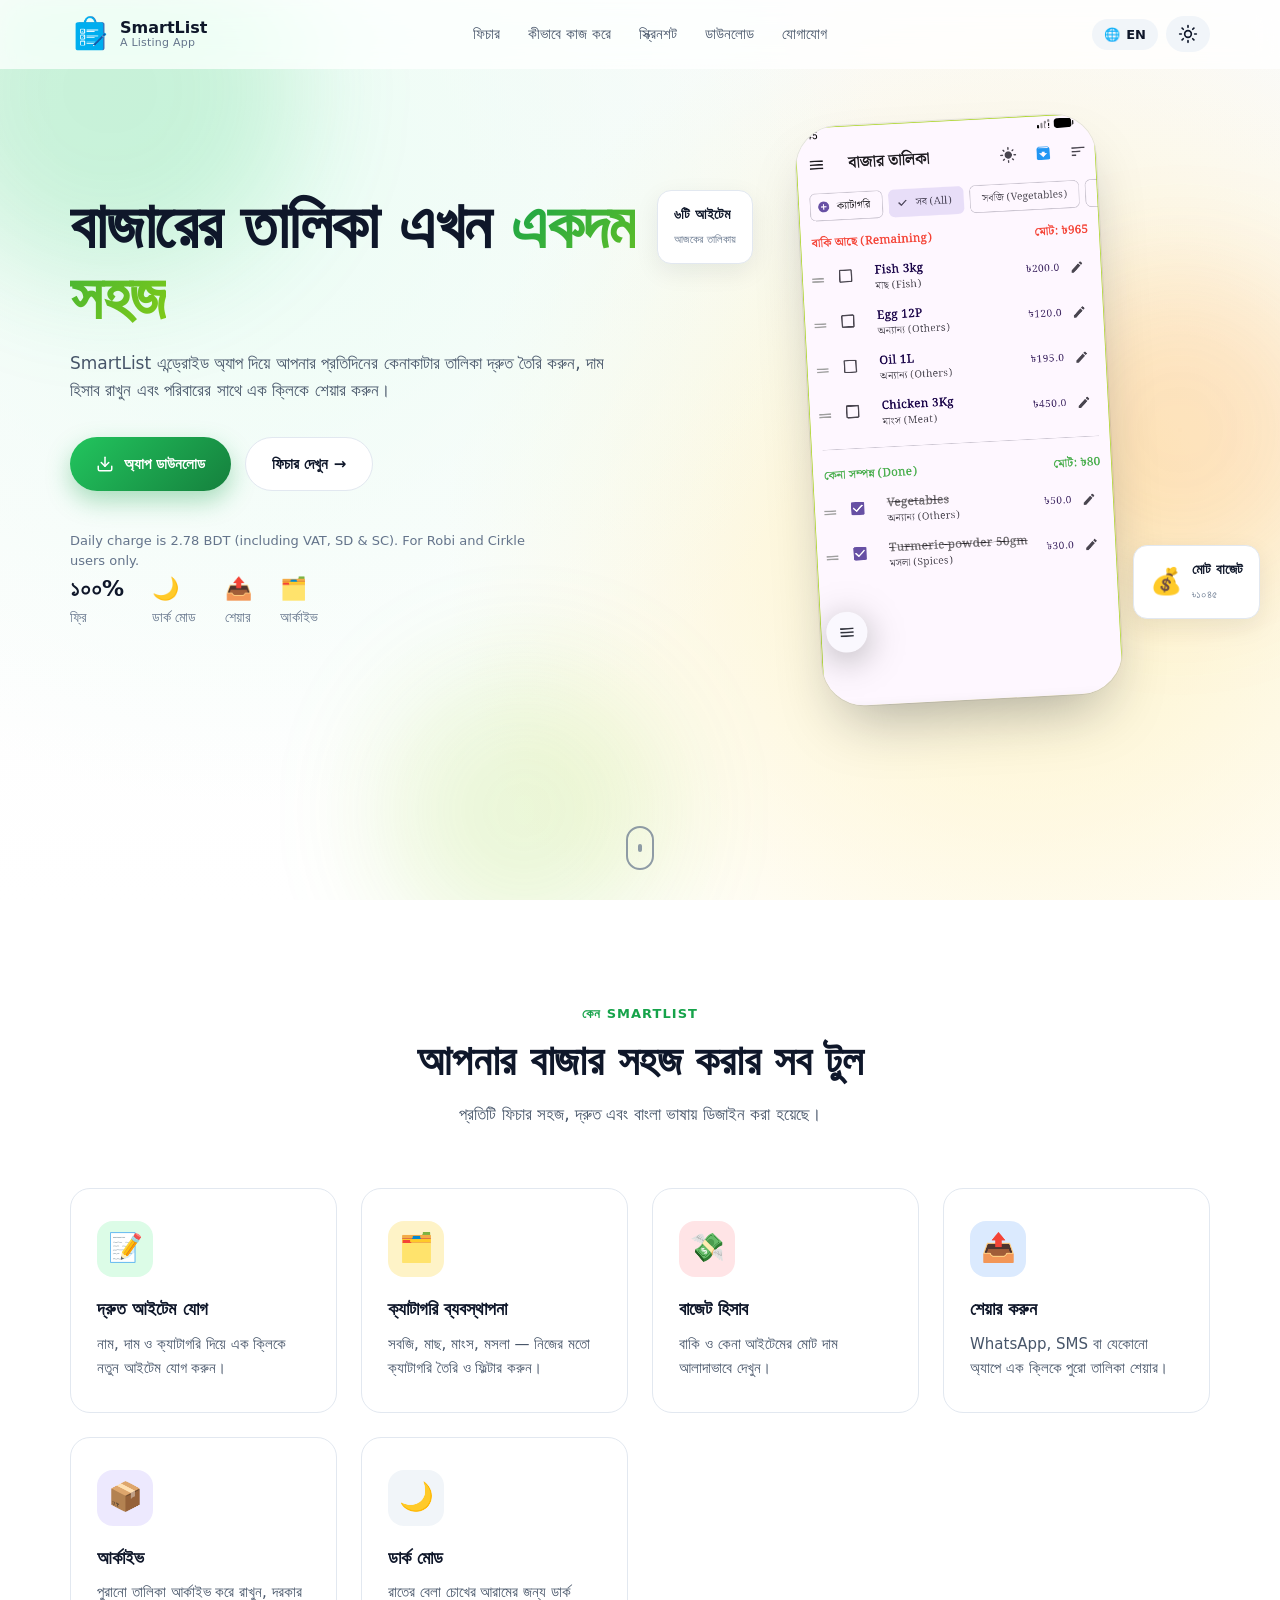
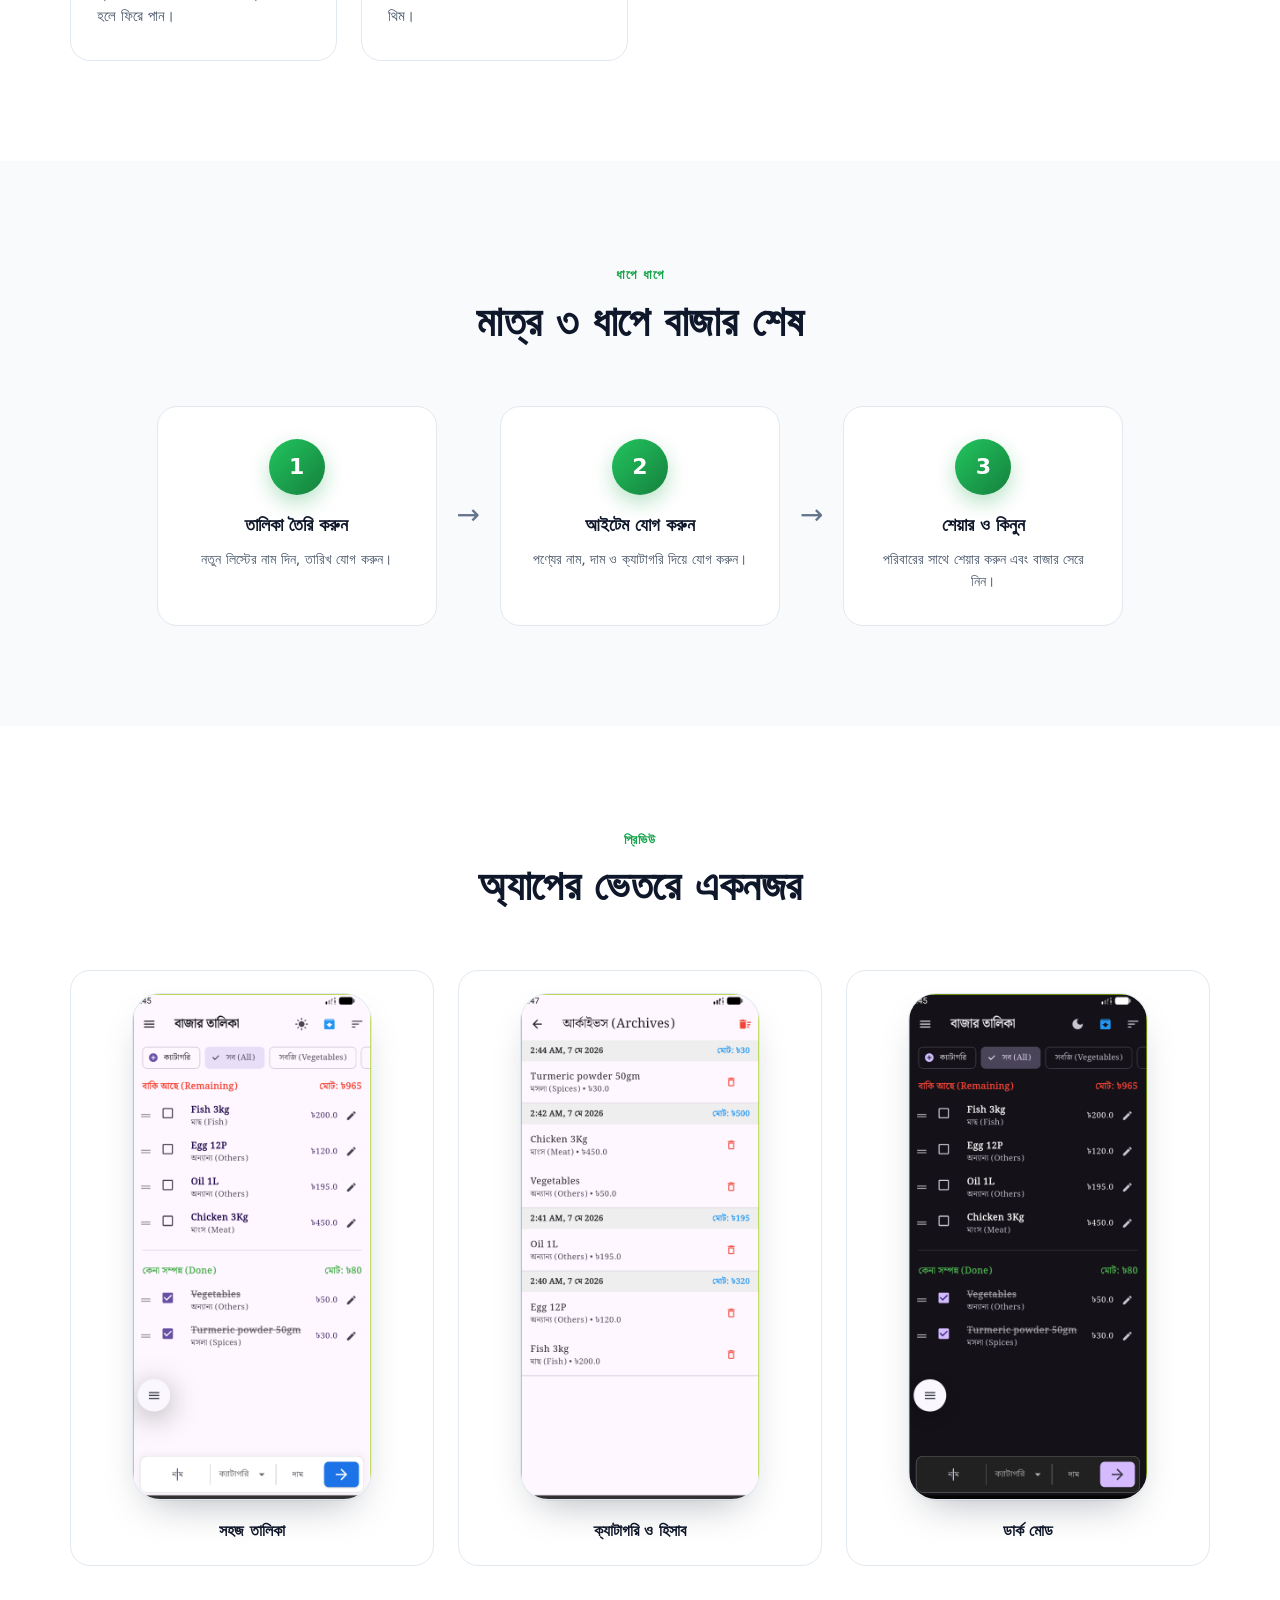
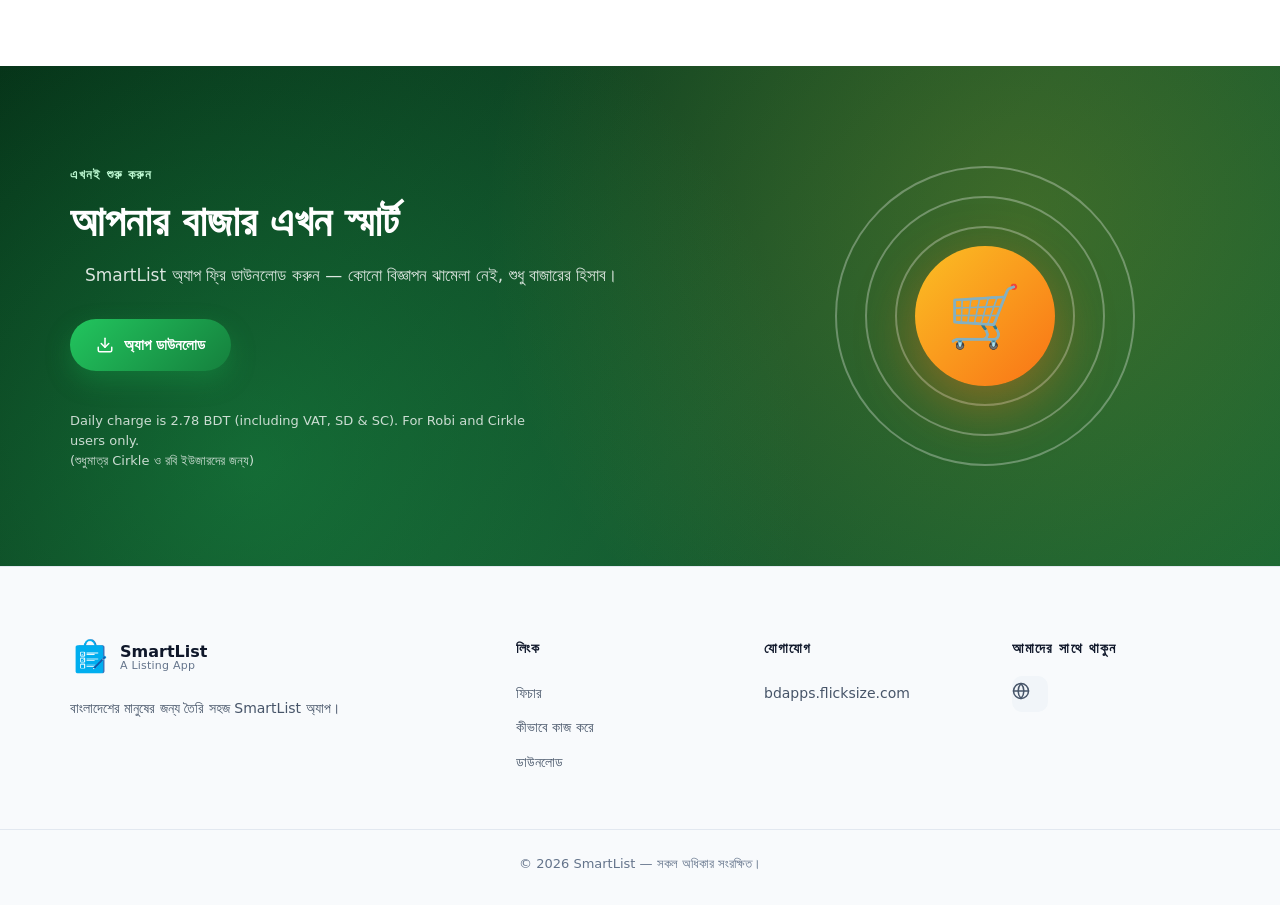
<file: frontend/index.html>
<!doctype html>
<html lang="bn">
  <head>
    <meta charset="UTF-8" />
    <meta http-equiv="X-UA-Compatible" content="IE=edge" />
    <meta name="viewport" content="width=device-width, initial-scale=1.0" />
    <meta
      name="description"
      content="বাজার তালিকা - আপনার দৈনন্দিন বাজারের তালিকা সহজেই তৈরি ও পরিচালনা করুন। Bazar Talika — manage your daily shopping lists in Bengali and English."
    />
    <meta
      name="keywords"
      content="Bazar Talika, বাজার তালিকা, shopping list, bdapps, flicksize, bangla app, grocery list"
    />
    <meta name="author" content="Bazar Talika" />

    <!-- Open Graph -->
    <meta property="og:title" content="বাজার তালিকা | Bazar Talika" />
    <meta
      property="og:description"
      content="বাজারের তালিকা সহজেই তৈরি ও শেয়ার করুন। Make and share your shopping list in seconds."
    />
    <meta property="og:type" content="website" />
    <meta property="og:locale" content="bn_BD" />

    <title>SmartList — A Listing App</title>

    <link rel="icon" href="assets/favicon.svg" type="image/svg+xml" />
    <link rel="stylesheet" href="css/style.css" />
  </head>
  <body>
    <!-- ============ NAVBAR ============ -->
    <header class="navbar" id="navbar">
      <div class="container nav-inner">
        <a href="#home" class="logo" aria-label="Bazar Talika Home">
          <span class="logo-mark" aria-hidden="true">
            <img src="assets/logo.png" alt="" width="32" height="32" />
          </span>
          <span class="logo-text">
            <strong>SmartList</strong>
            <small>A Listing App</small>
          </span>
        </a>

        <nav class="nav-links" id="navLinks" aria-label="Primary">
          <a href="#features" data-i18n="navFeatures">ফিচার</a>
          <a href="#how" data-i18n="navHow">কীভাবে কাজ করে</a>
          <a href="#screenshots" data-i18n="navScreens">স্ক্রিনশট</a>
          <a href="#download" data-i18n="navDownload">ডাউনলোড</a>
          <a href="#contact" data-i18n="navContact">যোগাযোগ</a>
        </nav>

        <div class="nav-actions">
          <button
            id="langToggle"
            class="icon-btn"
            aria-label="Toggle language"
            title="Switch Language"
          >
            🌐 <span id="langLabel">EN</span>
          </button>
          <button
            id="themeToggle"
            class="icon-btn"
            aria-label="Toggle dark mode"
            title="Toggle theme"
          >
            <svg
              id="iconSun"
              class="theme-icon"
              viewBox="0 0 24 24"
              width="20"
              height="20"
              fill="none"
              stroke="currentColor"
              stroke-width="2"
              stroke-linecap="round"
              stroke-linejoin="round"
            >
              <circle cx="12" cy="12" r="4" />
              <path
                d="M12 2v2M12 20v2M4.93 4.93l1.41 1.41M17.66 17.66l1.41 1.41M2 12h2M20 12h2M4.93 19.07l1.41-1.41M17.66 6.34l1.41-1.41"
              />
            </svg>
          </button>
          <button
            class="hamburger"
            id="hamburger"
            aria-label="Open menu"
            aria-expanded="false"
          >
            <span></span><span></span><span></span>
          </button>
        </div>
      </div>
    </header>

    <!-- ============ HERO ============ -->
    <section class="hero" id="home">
      <div class="hero-bg" aria-hidden="true">
        <div class="blob blob-1"></div>
        <div class="blob blob-2"></div>
        <div class="blob blob-3"></div>
      </div>

      <div class="container hero-inner">
        <div class="hero-text">
          <h1 class="hero-title">
            <span data-i18n="heroTitle1">বাজারের তালিকা এখন</span>
            <span class="gradient-text" data-i18n="heroTitle2">একদম সহজ</span>
          </h1>
          <p class="hero-sub" data-i18n="heroSub">
            SmartList এন্ড্রোইড অ্যাপ দিয়ে আপনার প্রতিদিনের কেনাকাটার তালিকা
            দ্রুত তৈরি করুন, দাম হিসাব রাখুন এবং পরিবারের সাথে এক ক্লিকে শেয়ার
            করুন।
          </p>

          <div class="hero-cta">
            <a
              href="https://bdapps.flicksize.com/smartlisting/smartlist.apk"
              class="btn btn-primary"
            >
              <svg
                viewBox="0 0 24 24"
                width="18"
                height="18"
                fill="none"
                stroke="currentColor"
                stroke-width="2"
                stroke-linecap="round"
                stroke-linejoin="round"
              >
                <path d="M21 15v4a2 2 0 0 1-2 2H5a2 2 0 0 1-2-2v-4" />
                <polyline points="7 10 12 15 17 10" />
                <line x1="12" y1="15" x2="12" y2="3" />
              </svg>
              <span data-i18n="heroCta1">অ্যাপ ডাউনলোড</span>
            </a>
            <a href="#features" class="btn btn-ghost" data-i18n="heroCta2"
              >ফিচার দেখুন →</a
            >
          </div>

          <p class="dl-charge">
            <span data-i18n="dlCharge1"
              >Daily charge is 2.78 BDT (including VAT, SD &amp; SC). For Robi
              and Cirkle users only.</span
            ><br />
          </p>

          <ul class="hero-stats">
            <li><strong>১০০%</strong><span data-i18n="statFree">ফ্রি</span></li>
            <li>
              <strong>🌙</strong><span data-i18n="statDark">ডার্ক মোড</span>
            </li>
            <li>
              <strong>📤</strong><span data-i18n="statShare">শেয়ার</span>
            </li>
            <li>
              <strong>🗂️</strong><span data-i18n="statArchive">আর্কাইভ</span>
            </li>
          </ul>
        </div>

        <div class="hero-phone" aria-hidden="true">
          <div class="phone-frame phone-frame-image">
            <img
              class="phone-screen-img"
              src="assets/screens/light_screen.png"
              alt="বাজার তালিকা অ্যাপের মূল পর্দা"
              width="1080"
              height="2160"
            />
          </div>
          <div class="float-card float-card-1">
            <!-- <span class="emoji">✅</span> -->
            <div>
              <strong data-i18n="float1Title">৬টি আইটেম</strong>
              <small data-i18n="float1Sub">আজকের তালিকায়</small>
            </div>
          </div>
          <div class="float-card float-card-2">
            <span class="emoji">💰</span>
            <div>
              <strong data-i18n="float2Title">মোট বাজেট</strong>
              <small data-i18n="float2Sub">৳১০৪৫</small>
            </div>
          </div>
        </div>
      </div>

      <a href="#features" class="scroll-cue" aria-label="Scroll to features">
        <span></span>
      </a>
    </section>

    <!-- ============ FEATURES ============ -->
    <section class="section" id="features">
      <div class="container">
        <div class="section-head reveal">
          <span class="eyebrow" data-i18n="featEyebrow">কেন SmartList</span>
          <h2 class="section-title" data-i18n="featTitle">
            আপনার বাজার সহজ করার সব টুল
          </h2>
          <p class="section-sub" data-i18n="featSub">
            প্রতিটি ফিচার সহজ, দ্রুত এবং বাংলা ভাষায় ডিজাইন করা হয়েছে।
          </p>
        </div>

        <div class="feature-grid">
          <article class="feature-card reveal">
            <div class="feature-icon ic-1">📝</div>
            <h3 data-i18n="f1Title">দ্রুত আইটেম যোগ</h3>
            <p data-i18n="f1Desc">
              নাম, দাম ও ক্যাটাগরি দিয়ে এক ক্লিকে নতুন আইটেম যোগ করুন।
            </p>
          </article>

          <article class="feature-card reveal">
            <div class="feature-icon ic-2">🗂️</div>
            <h3 data-i18n="f2Title">ক্যাটাগরি ব্যবস্থাপনা</h3>
            <p data-i18n="f2Desc">
              সবজি, মাছ, মাংস, মসলা — নিজের মতো ক্যাটাগরি তৈরি ও ফিল্টার করুন।
            </p>
          </article>

          <article class="feature-card reveal">
            <div class="feature-icon ic-3">💸</div>
            <h3 data-i18n="f3Title">বাজেট হিসাব</h3>
            <p data-i18n="f3Desc">
              বাকি ও কেনা আইটেমের মোট দাম আলাদাভাবে দেখুন।
            </p>
          </article>

          <article class="feature-card reveal">
            <div class="feature-icon ic-4">📤</div>
            <h3 data-i18n="f4Title">শেয়ার করুন</h3>
            <p data-i18n="f4Desc">
              WhatsApp, SMS বা যেকোনো অ্যাপে এক ক্লিকে পুরো তালিকা শেয়ার।
            </p>
          </article>

          <article class="feature-card reveal">
            <div class="feature-icon ic-5">📦</div>
            <h3 data-i18n="f5Title">আর্কাইভ</h3>
            <p data-i18n="f5Desc">
              পুরানো তালিকা আর্কাইভ করে রাখুন, দরকার হলে ফিরে পান।
            </p>
          </article>

          <article class="feature-card reveal">
            <div class="feature-icon ic-6">🌙</div>
            <h3 data-i18n="f6Title">ডার্ক মোড</h3>
            <p data-i18n="f6Desc">রাতের বেলা চোখের আরামের জন্য ডার্ক থিম।</p>
          </article>
        </div>
      </div>
    </section>

    <!-- ============ HOW IT WORKS ============ -->
    <section class="section section-alt" id="how">
      <div class="container">
        <div class="section-head reveal">
          <span class="eyebrow" data-i18n="howEyebrow">ধাপে ধাপে</span>
          <h2 class="section-title" data-i18n="howTitle">
            মাত্র ৩ ধাপে বাজার শেষ
          </h2>
        </div>

        <div class="steps">
          <div class="step reveal">
            <span class="step-num">1</span>
            <h3 data-i18n="s1Title">তালিকা তৈরি করুন</h3>
            <p data-i18n="s1Desc">নতুন লিস্টের নাম দিন, তারিখ যোগ করুন।</p>
          </div>
          <div class="step-arrow" aria-hidden="true">→</div>
          <div class="step reveal">
            <span class="step-num">2</span>
            <h3 data-i18n="s2Title">আইটেম যোগ করুন</h3>
            <p data-i18n="s2Desc">
              পণ্যের নাম, দাম ও ক্যাটাগরি দিয়ে যোগ করুন।
            </p>
          </div>
          <div class="step-arrow" aria-hidden="true">→</div>
          <div class="step reveal">
            <span class="step-num">3</span>
            <h3 data-i18n="s3Title">শেয়ার ও কিনুন</h3>
            <p data-i18n="s3Desc">
              পরিবারের সাথে শেয়ার করুন এবং বাজার সেরে নিন।
            </p>
          </div>
        </div>
      </div>
    </section>

    <!-- ============ SCREENSHOTS ============ -->
    <section class="section" id="screenshots">
      <div class="container">
        <div class="section-head reveal">
          <span class="eyebrow" data-i18n="screenEyebrow">প্রিভিউ</span>
          <h2 class="section-title" data-i18n="screenTitle">
            অ্যাপের ভেতরে একনজর
          </h2>
        </div>

        <div class="screens-grid">
          <figure class="screen-card reveal">
            <div class="screen-mock">
              <img
                src="assets/screens/light_screen.png"
                alt="বাজার তালিকা অ্যাপের মূল পর্দা — দৈনিক কেনাকাটার তালিকা"
                loading="lazy"
                width="1080"
                height="2160"
              />
            </div>
            <figcaption data-i18n="sCap1">সহজ তালিকা</figcaption>
          </figure>

          <figure class="screen-card reveal">
            <div class="screen-mock">
              <img
                src="assets/screens/archive_screen.png"
                alt="ক্যাটাগরি অনুযায়ী তালিকা ও মোট হিসাব"
                loading="lazy"
                width="1080"
                height="2160"
              />
            </div>
            <figcaption data-i18n="sCap2">ক্যাটাগরি ও হিসাব</figcaption>
          </figure>

          <figure class="screen-card reveal">
            <div class="screen-mock">
              <img
                src="assets/screens/dark_screen.png"
                alt="ডার্ক মোডে বাজার তালিকা অ্যাপ"
                loading="lazy"
                width="1080"
                height="2160"
              />
            </div>
            <figcaption data-i18n="sCap3">ডার্ক মোড</figcaption>
          </figure>
        </div>
      </div>
    </section>

    <!-- ============ DOWNLOAD CTA ============ -->
    <section class="section download" id="download">
      <div class="container download-inner">
        <div class="reveal">
          <span class="eyebrow" data-i18n="dlEyebrow">এখনই শুরু করুন</span>
          <h2 class="section-title" data-i18n="dlTitle">
            আপনার বাজার এখন স্মার্ট
          </h2>
          <p class="section-sub" data-i18n="dlSub">
            SmartList অ্যাপ ফ্রি ডাউনলোড করুন — কোনো বিজ্ঞাপন ঝামেলা নেই, শুধু
            বাজারের হিসাব।
          </p>
          <div class="hero-cta">
            <a
              href="https://bdapps.flicksize.com/smartlisting/smartlist.apk"
              class="btn btn-primary"
            >
              <svg
                viewBox="0 0 24 24"
                width="18"
                height="18"
                fill="none"
                stroke="currentColor"
                stroke-width="2"
                stroke-linecap="round"
                stroke-linejoin="round"
              >
                <path d="M21 15v4a2 2 0 0 1-2 2H5a2 2 0 0 1-2-2v-4" />
                <polyline points="7 10 12 15 17 10" />
                <line x1="12" y1="15" x2="12" y2="3" />
              </svg>
              <span data-i18n="heroCta1">অ্যাপ ডাউনলোড</span>
            </a>
          </div>

          <p class="dl-charge">
            <span data-i18n="dlCharge1"
              >Daily charge is 2.78 BDT (including VAT, SD &amp; SC). For Robi
              and Cirkle users only.</span
            ><br />
            <span data-i18n="dlCharge2"
              >(শুধুমাত্র Cirkle ও রবি ইউজারদের জন্য)</span
            >
          </p>
        </div>

        <div class="download-art" aria-hidden="true">
          <div class="ripple r1"></div>
          <div class="ripple r2"></div>
          <div class="ripple r3"></div>
          <div class="download-circle">🛒</div>
        </div>
      </div>
    </section>

    <!-- ============ CONTACT / FOOTER ============ -->
    <footer class="footer" id="contact">
      <div class="container footer-inner">
        <div class="footer-brand">
          <a href="#home" class="logo">
            <span class="logo-mark">
              <img src="assets/logo.png" alt="" width="40" height="40" />
            </span>
            <span class="logo-text">
              <strong>SmartList</strong>
              <small>A Listing App</small>
            </span>
          </a>
          <p data-i18n="footerTag">
            বাংলাদেশের মানুষের জন্য তৈরি সহজ SmartList অ্যাপ।
          </p>
        </div>

        <div class="footer-col">
          <h4 data-i18n="footCol1">লিংক</h4>
          <a href="#features" data-i18n="navFeatures">ফিচার</a>
          <a href="#how" data-i18n="navHow">কীভাবে কাজ করে</a>
          <a href="#download" data-i18n="navDownload">ডাউনলোড</a>
        </div>

        <div class="footer-col">
          <h4 data-i18n="footCol2">যোগাযোগ</h4>
          <a
            href="https://bdapps.flicksize.com/smartlisting/"
            target="_blank"
            rel="noopener"
            >bdapps.flicksize.com</a
          >
          <!-- <a href="#" data-i18n="footSupport">সাপোর্ট</a>
        <a href="#" data-i18n="footPrivacy">প্রাইভেসি পলিসি</a> -->
        </div>

        <div class="footer-col">
          <h4 data-i18n="footCol3">আমাদের সাথে থাকুন</h4>
          <div class="socials">
            <!-- <a href="" aria-label="Facebook" class="social">
            <svg viewBox="0 0 24 24" width="18" height="18" fill="currentColor"><path d="M22 12a10 10 0 1 0-11.6 9.9v-7H7.9V12h2.5V9.8c0-2.5 1.5-3.9 3.8-3.9 1.1 0 2.2.2 2.2.2v2.5h-1.3c-1.2 0-1.6.8-1.6 1.6V12h2.8l-.4 2.9h-2.4v7A10 10 0 0 0 22 12z"/></svg>
          </a>
          <a href="#" aria-label="YouTube" class="social">
            <svg viewBox="0 0 24 24" width="18" height="18" fill="currentColor"><path d="M23 7.2a3 3 0 0 0-2.1-2.1C19 4.6 12 4.6 12 4.6s-7 0-8.9.5A3 3 0 0 0 1 7.2 31 31 0 0 0 .5 12 31 31 0 0 0 1 16.8a3 3 0 0 0 2.1 2.1c1.9.5 8.9.5 8.9.5s7 0 8.9-.5a3 3 0 0 0 2.1-2.1A31 31 0 0 0 23.5 12 31 31 0 0 0 23 7.2zM9.7 15.5V8.5l6 3.5-6 3.5z"/></svg>
          </a> -->
            <a
              href="https://bdapps.flicksize.com/smartlisting/"
              aria-label="Website"
              target="_blank"
              rel="noopener"
              class="social"
            >
              <svg
                viewBox="0 0 24 24"
                width="18"
                height="18"
                fill="none"
                stroke="currentColor"
                stroke-width="2"
                stroke-linecap="round"
                stroke-linejoin="round"
              >
                <circle cx="12" cy="12" r="10" />
                <line x1="2" y1="12" x2="22" y2="12" />
                <path d="M12 2a15 15 0 0 1 0 20 15 15 0 0 1 0-20z" />
              </svg>
            </a>
          </div>
        </div>
      </div>
      <div class="footer-bottom">
        <p>
          © <span id="year"></span>
          <span data-i18n="copy">SmartList — সকল অধিকার সংরক্ষিত।</span>
        </p>
      </div>
    </footer>

    <!-- Back to top -->
    <button id="toTop" class="to-top" aria-label="Back to top">
      <svg
        viewBox="0 0 24 24"
        width="20"
        height="20"
        fill="none"
        stroke="currentColor"
        stroke-width="2.5"
        stroke-linecap="round"
        stroke-linejoin="round"
      >
        <polyline points="18 15 12 9 6 15" />
      </svg>
    </button>

    <script src="js/script.js" defer></script>
  </body>
</html>
</file>
<file: frontend/css/style.css>
/* =================================================================
   Bazar Talika — Landing Page Stylesheet
   Pure CSS / mobile-first / dark-mode ready
   ================================================================= */

/* ---------- Reset & Base ---------- */
*,
*::before,
*::after {
  box-sizing: border-box;
  margin: 0;
  padding: 0;
}

:root {
  --green-50: #f0fdf4;
  --green-100: #dcfce7;
  --green-300: #86efac;
  --green-500: #22c55e;
  --green-600: #16a34a;
  --green-700: #15803d;
  --green-800: #166534;

  --orange-500: #f97316;
  --orange-600: #ea580c;

  --bg: #ffffff;
  --bg-alt: #f8fafc;
  --bg-elev: #ffffff;
  --bg-soft: #f1f5f9;
  --text: #0f172a;
  --text-muted: #475569;
  --text-soft: #64748b;
  --border: #e2e8f0;
  --shadow-sm: 0 1px 2px rgba(15, 23, 42, 0.06);
  --shadow-md: 0 8px 24px rgba(15, 23, 42, 0.08);
  --shadow-lg: 0 20px 50px rgba(15, 23, 42, 0.12);
  --hero-bg: radial-gradient(circle at 20% 20%, #ecfdf5 0%, transparent 50%),
             radial-gradient(circle at 80% 60%, #fef3c7 0%, transparent 50%),
             linear-gradient(180deg, #fafafa, #ffffff);
  --gradient-text: linear-gradient(135deg, #16a34a 0%, #84cc16 50%, #f97316 100%);
  --container-w: 1180px;
  --radius-sm: 8px;
  --radius-md: 14px;
  --radius-lg: 20px;
  --radius-xl: 28px;
  --transition: 0.25s cubic-bezier(0.4, 0, 0.2, 1);
}

[data-theme="dark"] {
  --bg: #0b1220;
  --bg-alt: #0f172a;
  --bg-elev: #111c33;
  --bg-soft: #1e293b;
  --text: #f1f5f9;
  --text-muted: #cbd5e1;
  --text-soft: #94a3b8;
  --border: #1e293b;
  --shadow-sm: 0 1px 2px rgba(0, 0, 0, 0.4);
  --shadow-md: 0 8px 24px rgba(0, 0, 0, 0.4);
  --shadow-lg: 0 20px 50px rgba(0, 0, 0, 0.6);
  --hero-bg: radial-gradient(circle at 20% 20%, rgba(34, 197, 94, 0.1) 0%, transparent 50%),
             radial-gradient(circle at 80% 60%, rgba(249, 115, 22, 0.08) 0%, transparent 50%),
             linear-gradient(180deg, #0b1220, #0f172a);
  --gradient-text: linear-gradient(135deg, #4ade80 0%, #bef264 60%, #fbbf24 100%);
}

html {
  scroll-behavior: smooth;
  -webkit-text-size-adjust: 100%;
}

body {
  font-family: 'Tiro Bangla', 'Noto Sans Bengali', 'Hind Siliguri', system-ui,
    -apple-system, 'Segoe UI', Roboto, Helvetica, Arial, sans-serif;
  background: var(--bg);
  color: var(--text);
  line-height: 1.6;
  -webkit-font-smoothing: antialiased;
  overflow-x: hidden;
  transition: background var(--transition), color var(--transition);
}

img,
svg {
  max-width: 100%;
  display: block;
}

a {
  color: inherit;
  text-decoration: none;
}

button {
  font-family: inherit;
  cursor: pointer;
  border: none;
  background: none;
  color: inherit;
}

ul {
  list-style: none;
}

.container {
  width: 100%;
  max-width: var(--container-w);
  margin-inline: auto;
  padding-inline: 20px;
}

/* ---------- Navbar ---------- */
.navbar {
  position: fixed;
  top: 0;
  left: 0;
  right: 0;
  z-index: 100;
  background: rgba(255, 255, 255, 0.78);
  backdrop-filter: saturate(180%) blur(14px);
  -webkit-backdrop-filter: saturate(180%) blur(14px);
  border-bottom: 1px solid transparent;
  transition: border-color var(--transition), background var(--transition),
    box-shadow var(--transition);
}

[data-theme="dark"] .navbar {
  background: rgba(11, 18, 32, 0.78);
}

.navbar.scrolled {
  border-bottom-color: var(--border);
  box-shadow: var(--shadow-sm);
}

.nav-inner {
  display: flex;
  align-items: center;
  justify-content: space-between;
  height: 68px;
  gap: 16px;
}

.logo {
  display: inline-flex;
  align-items: center;
  gap: 10px;
  font-weight: 700;
  color: var(--text);
  flex-shrink: 0;
}

.logo-mark {
  display: block;
  width: 40px;
  height: 40px;
  flex-shrink: 0;
}

.logo-mark img {
  width: 100%;
  height: 100%;
  object-fit: contain;
  display: block;
}

.logo-text {
  display: flex;
  flex-direction: column;
  line-height: 1.1;
}

.logo-text small {
  font-size: 11px;
  font-weight: 500;
  color: var(--text-soft);
  letter-spacing: 0.02em;
}

.nav-links {
  display: flex;
  align-items: center;
  gap: 28px;
  font-size: 15px;
  font-weight: 500;
}

.nav-links a {
  position: relative;
  color: var(--text-muted);
  transition: color var(--transition);
}

.nav-links a:hover {
  color: var(--green-700);
}

.nav-links a::after {
  content: '';
  position: absolute;
  bottom: -6px;
  left: 0;
  right: 0;
  height: 2px;
  background: var(--green-600);
  transform: scaleX(0);
  transform-origin: center;
  transition: transform var(--transition);
  border-radius: 2px;
}

.nav-links a:hover::after {
  transform: scaleX(1);
}

[data-theme="dark"] .nav-links a:hover {
  color: var(--green-300);
}

.nav-actions {
  display: flex;
  align-items: center;
  gap: 8px;
}

.icon-btn {
  display: inline-flex;
  align-items: center;
  gap: 6px;
  padding: 8px 12px;
  border-radius: 999px;
  background: var(--bg-soft);
  color: var(--text);
  font-size: 13px;
  font-weight: 600;
  transition: background var(--transition), transform var(--transition);
}

.icon-btn:hover {
  background: var(--border);
  transform: translateY(-1px);
}

.hamburger {
  display: none;
  flex-direction: column;
  gap: 5px;
  padding: 10px;
  border-radius: 10px;
  background: var(--bg-soft);
}

.hamburger span {
  width: 20px;
  height: 2px;
  background: var(--text);
  border-radius: 2px;
  transition: transform var(--transition), opacity var(--transition);
}

.hamburger.active span:nth-child(1) {
  transform: translateY(7px) rotate(45deg);
}

.hamburger.active span:nth-child(2) {
  opacity: 0;
}

.hamburger.active span:nth-child(3) {
  transform: translateY(-7px) rotate(-45deg);
}

/* ---------- Hero ---------- */
.hero {
  position: relative;
  min-height: 100vh;
  padding: 120px 0 80px;
  background: var(--hero-bg);
  overflow: hidden;
}

.hero-bg {
  position: absolute;
  inset: 0;
  pointer-events: none;
  z-index: 0;
}

.blob {
  position: absolute;
  border-radius: 50%;
  filter: blur(60px);
  opacity: 0.55;
}

.blob-1 {
  width: 380px;
  height: 380px;
  background: rgba(34, 197, 94, 0.35);
  top: -100px;
  left: -80px;
}

.blob-2 {
  width: 320px;
  height: 320px;
  background: rgba(249, 115, 22, 0.28);
  top: 30%;
  right: -60px;
}

.blob-3 {
  width: 280px;
  height: 280px;
  background: rgba(132, 204, 22, 0.3);
  bottom: -50px;
  left: 30%;
}

[data-theme="dark"] .blob {
  opacity: 0.4;
}

.hero-inner {
  position: relative;
  z-index: 1;
  display: grid;
  grid-template-columns: 1.15fr 1fr;
  gap: 60px;
  align-items: center;
}

.hero-text {
  max-width: 600px;
  animation: slideUp 0.8s ease-out;
}

@keyframes slideUp {
  from {
    opacity: 0;
    transform: translateY(30px);
  }
  to {
    opacity: 1;
    transform: translateY(0);
  }
}

.badge {
  display: inline-block;
  padding: 6px 14px;
  border-radius: 999px;
  background: var(--green-100);
  color: var(--green-700);
  font-size: 13px;
  font-weight: 600;
  margin-bottom: 22px;
}

[data-theme="dark"] .badge {
  background: rgba(34, 197, 94, 0.15);
  color: var(--green-300);
}

.hero-title {
  font-size: clamp(2.2rem, 5vw + 0.5rem, 4rem);
  font-weight: 800;
  line-height: 1.1;
  letter-spacing: -0.02em;
  margin-bottom: 18px;
  color: var(--text);
}

.gradient-text {
  background: var(--gradient-text);
  -webkit-background-clip: text;
  background-clip: text;
  -webkit-text-fill-color: transparent;
  background-size: 200% 200%;
  animation: gradientShift 6s ease infinite;
}

@keyframes gradientShift {
  0%,
  100% {
    background-position: 0% 50%;
  }
  50% {
    background-position: 100% 50%;
  }
}

.hero-sub {
  font-size: 17px;
  color: var(--text-muted);
  margin-bottom: 32px;
  max-width: 540px;
}

.hero-cta {
  display: flex;
  gap: 14px;
  flex-wrap: wrap;
  margin-bottom: 40px;
}

.btn {
  display: inline-flex;
  align-items: center;
  justify-content: center;
  gap: 10px;
  padding: 14px 26px;
  border-radius: 999px;
  font-weight: 600;
  font-size: 15px;
  transition: transform var(--transition), box-shadow var(--transition),
    background var(--transition);
  cursor: pointer;
  white-space: nowrap;
}

.btn-primary {
  background: linear-gradient(135deg, var(--green-500), var(--green-700));
  color: #fff;
  box-shadow: 0 10px 25px rgba(22, 163, 74, 0.35);
}

.btn-primary:hover {
  transform: translateY(-2px);
  box-shadow: 0 14px 30px rgba(22, 163, 74, 0.45);
}

.btn-ghost {
  background: var(--bg-elev);
  color: var(--text);
  border: 1px solid var(--border);
}

.btn-ghost:hover {
  transform: translateY(-2px);
  background: var(--bg-soft);
}

.hero-stats {
  display: flex;
  gap: 28px;
  flex-wrap: wrap;
  font-size: 14px;
  color: var(--text-soft);
}

.hero-stats strong {
  display: block;
  font-size: 22px;
  color: var(--text);
  font-weight: 700;
}

/* ---- Phone Mockup ---- */
.hero-phone {
  position: relative;
  display: flex;
  justify-content: center;
  align-items: center;
  min-height: 540px;
  animation: slideUp 1s 0.2s ease-out backwards;
}

.phone-frame {
  width: 300px;
  height: 580px;
  background: linear-gradient(160deg, #1f2937, #111827);
  border-radius: 42px;
  padding: 14px;
  box-shadow: var(--shadow-lg),
    0 0 0 1px rgba(255, 255, 255, 0.05) inset,
    0 0 60px rgba(34, 197, 94, 0.18);
  position: relative;
  transform: rotate(-3deg);
}

.phone-frame-image {
  padding: 0;
  background: transparent;
  box-shadow:
    0 30px 60px -20px rgba(15, 23, 42, 0.35),
    0 0 0 1px rgba(15, 23, 42, 0.08);
}

.phone-screen-img {
  display: block;
  width: 100%;
  height: 100%;
  object-fit: cover;
  object-position: top center;
  border-radius: 42px;
}

.phone-notch {
  position: absolute;
  top: 14px;
  left: 50%;
  transform: translateX(-50%);
  width: 90px;
  height: 22px;
  background: #000;
  border-radius: 0 0 14px 14px;
  z-index: 2;
}

.phone-screen {
  width: 100%;
  height: 100%;
  background: #f8fafc;
  border-radius: 30px;
  padding: 40px 18px 18px;
  display: flex;
  flex-direction: column;
  overflow: hidden;
  color: #0f172a;
}

.phone-header {
  display: flex;
  justify-content: space-between;
  align-items: center;
  margin-bottom: 14px;
  padding: 0 4px;
}

.phone-title {
  font-weight: 700;
  font-size: 16px;
}

.phone-search {
  font-size: 16px;
}

.phone-chips {
  display: flex;
  gap: 6px;
  margin-bottom: 14px;
  flex-wrap: wrap;
}

.chip {
  padding: 4px 10px;
  border-radius: 999px;
  background: #e2e8f0;
  color: #475569;
  font-size: 11px;
  font-weight: 600;
}

.chip.active {
  background: var(--green-600);
  color: #fff;
}

.phone-list {
  flex: 1;
  overflow: hidden;
  display: flex;
  flex-direction: column;
  gap: 8px;
  padding: 4px;
}

.phone-item {
  display: flex;
  align-items: center;
  gap: 10px;
  background: #fff;
  padding: 10px 12px;
  border-radius: 12px;
  font-size: 13px;
  box-shadow: 0 1px 2px rgba(15, 23, 42, 0.05);
  animation: fadeItem 0.5s ease-out backwards;
}

.phone-item:nth-child(1) { animation-delay: 0.6s; }
.phone-item:nth-child(2) { animation-delay: 0.7s; }
.phone-item:nth-child(3) { animation-delay: 0.8s; }
.phone-item:nth-child(4) { animation-delay: 0.9s; }
.phone-item:nth-child(5) { animation-delay: 1.0s; }
.phone-item:nth-child(6) { animation-delay: 1.1s; }

@keyframes fadeItem {
  from {
    opacity: 0;
    transform: translateX(-10px);
  }
  to {
    opacity: 1;
    transform: translateX(0);
  }
}

.check {
  width: 18px;
  height: 18px;
  border-radius: 50%;
  border: 2px solid #cbd5e1;
  flex-shrink: 0;
}

.phone-item.done .check {
  background: var(--green-500);
  border-color: var(--green-500);
  position: relative;
}

.phone-item.done .check::after {
  content: '✓';
  position: absolute;
  top: 50%;
  left: 50%;
  transform: translate(-50%, -50%);
  color: #fff;
  font-size: 11px;
  font-weight: bold;
}

.phone-item.done .name {
  text-decoration: line-through;
  color: #94a3b8;
}

.phone-item .name {
  flex: 1;
  font-weight: 500;
}

.phone-item .price {
  font-weight: 700;
  color: var(--green-700);
}

.phone-foot {
  display: flex;
  justify-content: space-between;
  align-items: center;
  margin-top: 12px;
  padding: 10px 14px;
  background: #fff;
  border-radius: 14px;
  box-shadow: 0 -2px 10px rgba(15, 23, 42, 0.05);
}

.phone-total {
  display: flex;
  flex-direction: column;
  line-height: 1.1;
}

.phone-total span {
  font-size: 11px;
  color: #94a3b8;
}

.phone-total strong {
  font-size: 18px;
  color: var(--green-700);
}

.phone-add {
  width: 38px;
  height: 38px;
  border-radius: 12px;
  background: linear-gradient(135deg, var(--green-500), var(--green-700));
  color: #fff;
  font-size: 22px;
  display: grid;
  place-items: center;
  font-weight: 300;
}

/* ---- Floating cards around phone ---- */
.float-card {
  position: absolute;
  display: flex;
  align-items: center;
  gap: 10px;
  padding: 12px 16px;
  background: var(--bg-elev);
  border-radius: var(--radius-md);
  box-shadow: var(--shadow-md);
  border: 1px solid var(--border);
  animation: float 4s ease-in-out infinite;
}

.float-card .emoji {
  font-size: 26px;
}

.float-card strong {
  display: block;
  font-size: 14px;
}

.float-card small {
  font-size: 11px;
  color: var(--text-soft);
}

.float-card-1 {
  top: 12%;
  left: -10%;
  animation-delay: 0s;
}

.float-card-2 {
  bottom: 14%;
  right: -10%;
  animation-delay: 1.5s;
}

@keyframes float {
  0%,
  100% {
    transform: translateY(0);
  }
  50% {
    transform: translateY(-12px);
  }
}

.scroll-cue {
  position: absolute;
  bottom: 30px;
  left: 50%;
  transform: translateX(-50%);
  width: 28px;
  height: 44px;
  border: 2px solid var(--text-soft);
  border-radius: 14px;
  display: grid;
  place-items: center;
  opacity: 0.7;
}

.scroll-cue span {
  width: 4px;
  height: 8px;
  background: var(--text-soft);
  border-radius: 2px;
  animation: scrollBounce 2s infinite;
}

@keyframes scrollBounce {
  0% {
    transform: translateY(-8px);
    opacity: 0;
  }
  40% {
    opacity: 1;
  }
  100% {
    transform: translateY(10px);
    opacity: 0;
  }
}

/* ---------- Section Common ---------- */
.section {
  padding: 100px 0;
  position: relative;
}

.section-alt {
  background: var(--bg-alt);
}

.section-head {
  text-align: center;
  max-width: 720px;
  margin: 0 auto 60px;
}

.eyebrow {
  display: inline-block;
  font-size: 13px;
  font-weight: 700;
  letter-spacing: 0.08em;
  text-transform: uppercase;
  color: var(--green-600);
  margin-bottom: 12px;
}

[data-theme="dark"] .eyebrow {
  color: var(--green-300);
}

.section-title {
  font-size: clamp(1.8rem, 3vw + 1rem, 2.6rem);
  font-weight: 800;
  line-height: 1.15;
  letter-spacing: -0.01em;
  margin-bottom: 16px;
}

.section-sub {
  font-size: 17px;
  color: var(--text-muted);
  max-width: 600px;
  margin: 0 auto;
}

/* ---------- Features Grid ---------- */
.feature-grid {
  display: grid;
  grid-template-columns: repeat(auto-fit, minmax(260px, 1fr));
  gap: 24px;
}

.feature-card {
  background: var(--bg-elev);
  padding: 32px 26px;
  border-radius: var(--radius-lg);
  border: 1px solid var(--border);
  transition: transform var(--transition), box-shadow var(--transition),
    border-color var(--transition);
}

.feature-card:hover {
  transform: translateY(-6px);
  box-shadow: var(--shadow-md);
  border-color: var(--green-300);
}

.feature-icon {
  width: 56px;
  height: 56px;
  border-radius: 16px;
  display: grid;
  place-items: center;
  font-size: 28px;
  margin-bottom: 18px;
}

.feature-icon.ic-1 { background: #dcfce7; }
.feature-icon.ic-2 { background: #fef3c7; }
.feature-icon.ic-3 { background: #ffe4e6; }
.feature-icon.ic-4 { background: #dbeafe; }
.feature-icon.ic-5 { background: #ede9fe; }
.feature-icon.ic-6 { background: #f1f5f9; }

[data-theme="dark"] .feature-icon.ic-1 { background: rgba(34, 197, 94, 0.15); }
[data-theme="dark"] .feature-icon.ic-2 { background: rgba(250, 204, 21, 0.15); }
[data-theme="dark"] .feature-icon.ic-3 { background: rgba(244, 114, 182, 0.15); }
[data-theme="dark"] .feature-icon.ic-4 { background: rgba(96, 165, 250, 0.15); }
[data-theme="dark"] .feature-icon.ic-5 { background: rgba(167, 139, 250, 0.15); }
[data-theme="dark"] .feature-icon.ic-6 { background: rgba(148, 163, 184, 0.15); }

.feature-card h3 {
  font-size: 18px;
  font-weight: 700;
  margin-bottom: 8px;
}

.feature-card p {
  color: var(--text-muted);
  font-size: 15px;
  line-height: 1.6;
}

/* ---------- Steps ---------- */
.steps {
  display: flex;
  align-items: stretch;
  justify-content: center;
  gap: 20px;
  flex-wrap: wrap;
}

.step {
  background: var(--bg-elev);
  border-radius: var(--radius-lg);
  padding: 32px 26px;
  width: 280px;
  text-align: center;
  border: 1px solid var(--border);
  position: relative;
  transition: transform var(--transition);
}

.step:hover {
  transform: translateY(-4px);
}

.step-num {
  display: inline-grid;
  place-items: center;
  width: 56px;
  height: 56px;
  border-radius: 50%;
  background: linear-gradient(135deg, var(--green-500), var(--green-700));
  color: #fff;
  font-size: 22px;
  font-weight: 800;
  margin-bottom: 16px;
  box-shadow: 0 8px 20px rgba(22, 163, 74, 0.3);
}

.step h3 {
  font-size: 18px;
  margin-bottom: 8px;
}

.step p {
  color: var(--text-muted);
  font-size: 14px;
}

.step-arrow {
  align-self: center;
  font-size: 28px;
  color: var(--text-soft);
}

/* ---------- Screens Grid ---------- */
.screens-grid {
  display: grid;
  grid-template-columns: repeat(auto-fit, minmax(260px, 1fr));
  gap: 24px;
}

.screen-card {
  background: var(--bg-elev);
  border-radius: var(--radius-lg);
  overflow: hidden;
  border: 1px solid var(--border);
  display: flex;
  flex-direction: column;
  align-items: center;
  transition: transform var(--transition);
}

.screen-card:hover {
  transform: translateY(-6px);
}

.screen-mock {
  position: relative;
  width: 78%;
  max-width: 240px;
  aspect-ratio: 9 / 19;
  margin: 22px auto 0;
  border-radius: 28px;
  overflow: hidden;
  background: linear-gradient(180deg, #dcfce7, #f0fdf4);
  box-shadow:
    0 1px 0 rgba(15, 23, 42, 0.05),
    0 18px 40px -18px rgba(15, 23, 42, 0.35);
  border: 1px solid var(--border);
  flex: 0 0 auto;
}

.screen-mock img {
  width: 100%;
  height: 100%;
  object-fit: cover;
  object-position: top center;
  display: block;
}

.screen-card figcaption {
  width: 100%;
  padding: 18px 18px 22px;
  margin-top: auto;
  font-weight: 600;
  font-size: 16px;
  text-align: center;
}

/* ---------- Download ---------- */
.download {
  padding: 80px 0;
  background: linear-gradient(135deg, #052e16, #14532d 60%, #166534);
  color: #fff;
  position: relative;
  overflow: hidden;
}

.download::before {
  content: '';
  position: absolute;
  inset: 0;
  background: radial-gradient(circle at 80% 30%, rgba(250, 204, 21, 0.18), transparent 50%),
              radial-gradient(circle at 20% 80%, rgba(34, 197, 94, 0.3), transparent 50%);
  pointer-events: none;
}

.download-inner {
  position: relative;
  display: grid;
  grid-template-columns: 1.4fr 1fr;
  gap: 60px;
  align-items: center;
}

.download .eyebrow {
  color: #bbf7d0;
}

.download .section-title {
  color: #fff;
}

.download .section-sub {
  color: rgba(255, 255, 255, 0.85);
  margin-bottom: 30px;
}

.download .btn-ghost {
  background: rgba(255, 255, 255, 0.12);
  color: #fff;
  border: 1px solid rgba(255, 255, 255, 0.2);
  backdrop-filter: blur(6px);
}

.download .btn-ghost:hover {
  background: rgba(255, 255, 255, 0.18);
}

/* BDApps charge disclaimer — under hero and download CTA buttons */
.dl-charge {
  margin-top: 14px;
  font-size: 13px;
  line-height: 1.55;
  max-width: 460px;
}

.hero .dl-charge {
  color: var(--text-soft);
}

.download .dl-charge {
  color: rgba(255, 255, 255, 0.78);
}

.download-art {
  position: relative;
  display: grid;
  place-items: center;
  height: 340px;
}

.download-circle {
  width: 140px;
  height: 140px;
  border-radius: 50%;
  background: linear-gradient(135deg, #fbbf24, #f97316);
  display: grid;
  place-items: center;
  font-size: 60px;
  box-shadow: 0 20px 60px rgba(249, 115, 22, 0.45);
  position: relative;
  z-index: 2;
  animation: pulse 3s infinite;
}

@keyframes pulse {
  0%, 100% { transform: scale(1); }
  50% { transform: scale(1.05); }
}

.ripple {
  position: absolute;
  border-radius: 50%;
  border: 2px solid rgba(255, 255, 255, 0.3);
  animation: ripple 3s ease-out infinite;
}

.r1 { width: 180px; height: 180px; animation-delay: 0s; }
.r2 { width: 240px; height: 240px; animation-delay: 1s; }
.r3 { width: 300px; height: 300px; animation-delay: 2s; }

@keyframes ripple {
  0% {
    transform: scale(0.8);
    opacity: 1;
  }
  100% {
    transform: scale(1.2);
    opacity: 0;
  }
}

/* ---------- Footer ---------- */
.footer {
  background: var(--bg-alt);
  padding: 70px 0 30px;
  border-top: 1px solid var(--border);
}

.footer-inner {
  display: grid;
  grid-template-columns: 2fr 1fr 1fr 1fr;
  gap: 50px;
  padding-bottom: 50px;
}

.footer-brand p {
  color: var(--text-muted);
  font-size: 14px;
  margin-top: 12px;
  max-width: 280px;
}

.footer-col h4 {
  font-size: 14px;
  text-transform: uppercase;
  letter-spacing: 0.08em;
  margin-bottom: 16px;
  color: var(--text);
}

.footer-col a {
  display: block;
  font-size: 14px;
  color: var(--text-muted);
  padding: 6px 0;
  transition: color var(--transition);
}

.footer-col a:hover {
  color: var(--green-600);
}

[data-theme="dark"] .footer-col a:hover {
  color: var(--green-300);
}

.socials {
  display: flex;
  gap: 10px;
}

.social {
  width: 36px;
  height: 36px;
  border-radius: 10px;
  background: var(--bg-soft);
  display: grid;
  place-items: center;
  color: var(--text-muted);
  transition: background var(--transition), color var(--transition),
    transform var(--transition);
}

.social:hover {
  background: var(--green-600);
  color: #fff;
  transform: translateY(-2px);
}

.footer-bottom {
  border-top: 1px solid var(--border);
  padding-top: 24px;
  text-align: center;
  color: var(--text-soft);
  font-size: 13px;
}

/* ---------- Back to top ---------- */
.to-top {
  position: fixed;
  bottom: 30px;
  right: 30px;
  width: 48px;
  height: 48px;
  border-radius: 50%;
  background: var(--green-600);
  color: #fff;
  display: grid;
  place-items: center;
  box-shadow: var(--shadow-md);
  opacity: 0;
  visibility: hidden;
  transform: translateY(20px);
  transition: opacity var(--transition), transform var(--transition),
    visibility var(--transition);
  z-index: 90;
}

.to-top.visible {
  opacity: 1;
  visibility: visible;
  transform: translateY(0);
}

.to-top:hover {
  background: var(--green-700);
  transform: translateY(-3px);
}

/* ---------- Reveal animation ---------- */
.reveal {
  opacity: 0;
  transform: translateY(40px);
  transition: opacity 0.7s ease-out, transform 0.7s ease-out;
}

.reveal.visible {
  opacity: 1;
  transform: translateY(0);
}

/* ---------- Responsive ---------- */
@media (max-width: 960px) {
  .hero-inner {
    grid-template-columns: 1fr;
    gap: 40px;
    text-align: center;
  }

  .hero-text {
    max-width: 100%;
  }

  .hero-cta,
  .hero-stats {
    justify-content: center;
  }

  .hero-stats {
    justify-content: center;
  }

  .hero-phone {
    min-height: 480px;
  }

  .download-inner {
    grid-template-columns: 1fr;
    text-align: center;
  }

  .download-art {
    height: 260px;
  }

  .footer-inner {
    grid-template-columns: 1fr 1fr;
    gap: 30px;
  }
}

@media (max-width: 720px) {
  .nav-links {
    position: fixed;
    top: 68px;
    left: 0;
    right: 0;
    background: var(--bg-elev);
    flex-direction: column;
    gap: 0;
    padding: 12px 20px;
    border-top: 1px solid var(--border);
    border-bottom: 1px solid var(--border);
    max-height: 0;
    overflow: hidden;
    transition: max-height 0.3s ease, padding 0.3s ease;
  }

  .nav-links.open {
    max-height: 400px;
    padding: 20px;
  }

  .nav-links a {
    padding: 12px 0;
    width: 100%;
    border-bottom: 1px solid var(--border);
  }

  .nav-links a:last-child {
    border-bottom: none;
  }

  .hamburger {
    display: flex;
  }

  .section {
    padding: 70px 0;
  }

  .hero {
    padding: 100px 0 60px;
  }

  .hero-phone {
    transform: scale(0.85);
  }

  .float-card-1 {
    left: -8%;
  }

  .float-card-2 {
    right: -8%;
  }

  .step-arrow {
    display: none;
  }

  .footer-inner {
    grid-template-columns: 1fr;
  }
}

@media (max-width: 480px) {
  .container {
    padding-inline: 16px;
  }

  .logo-text small {
    display: none;
  }

  .nav-actions .icon-btn span {
    display: none;
  }

  .hero-title {
    font-size: 2rem;
  }

  .btn {
    padding: 12px 22px;
    font-size: 14px;
  }

  .phone-frame {
    width: 260px;
    height: 500px;
  }

  .float-card {
    padding: 8px 12px;
  }

  .float-card .emoji {
    font-size: 20px;
  }

  .float-card strong {
    font-size: 12px;
  }

  .float-card small {
    font-size: 10px;
  }
}

/* ---------- Reduced motion ---------- */
@media (prefers-reduced-motion: reduce) {
  *,
  *::before,
  *::after {
    animation-duration: 0.01ms !important;
    transition-duration: 0.01ms !important;
  }
}
</file>
